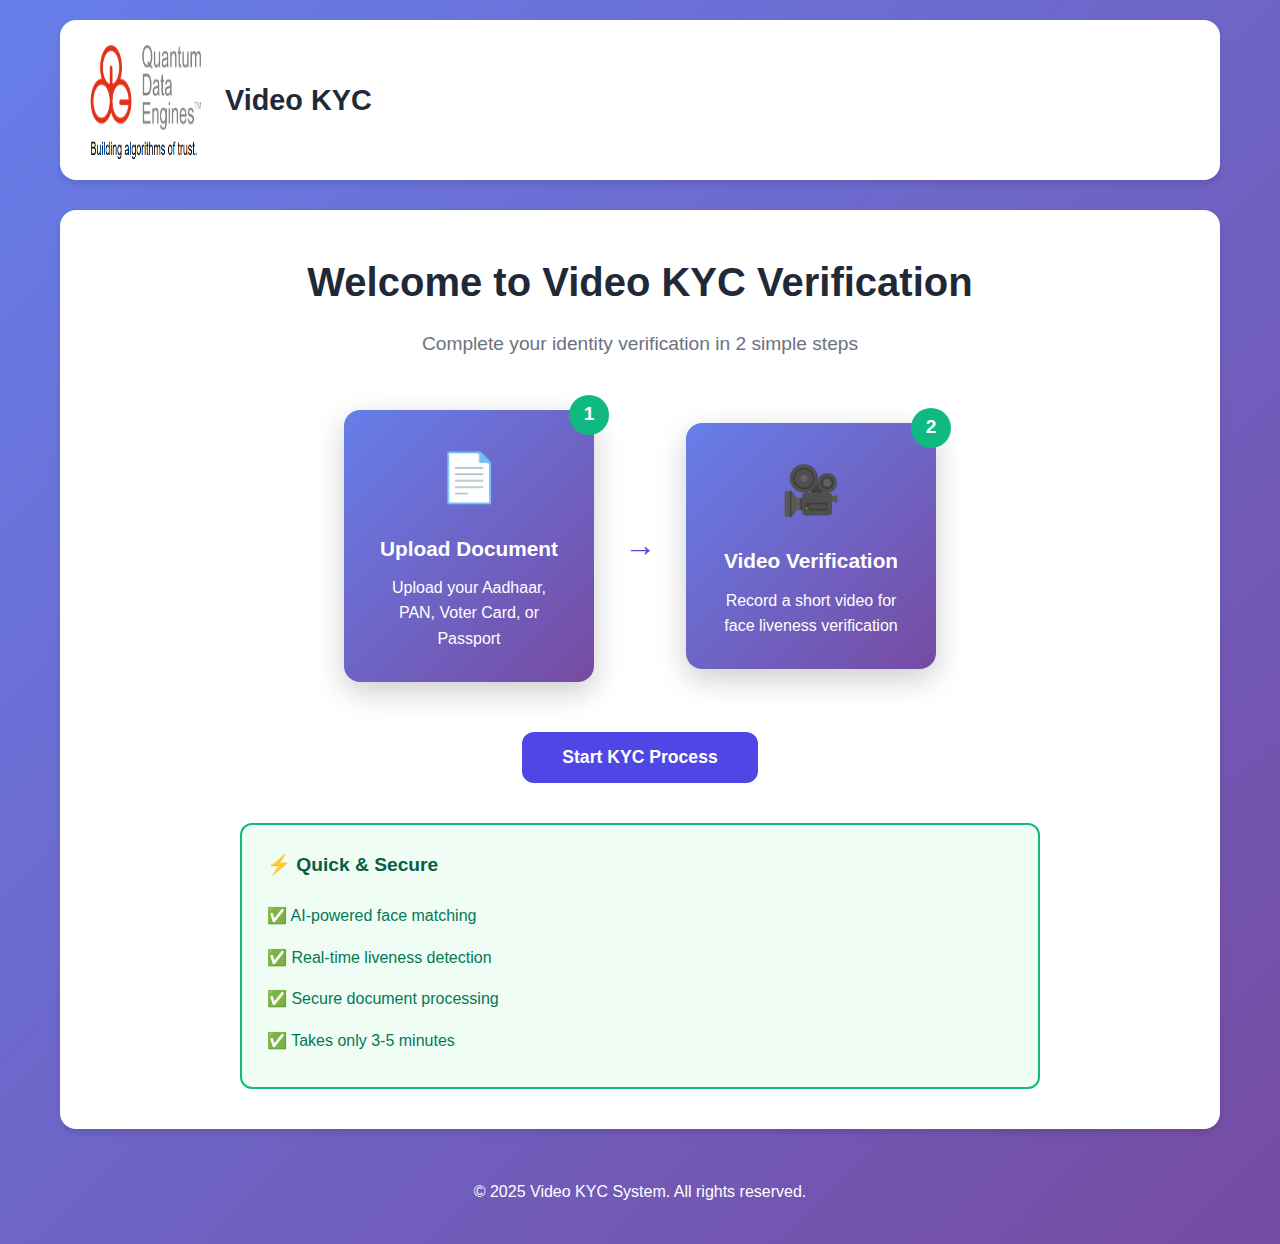
<file: index.html>
<!DOCTYPE html>
<html lang="en">
<head>
    <meta charset="UTF-8">
    <meta name="viewport" content="width=device-width, initial-scale=1.0">
    <title>Video KYC System</title>
    <link rel="stylesheet" href="css/styles.css">
</head>
<body>
    <div class="container">
       <header class="header">
    <div class="logo">
        <img src="qdelogo.png" alt="Quantum Data Engines Logo" width="120" height="120">
       <h1 style="text-align: center;">Video KYC</h1>
    </div>
</header>


        <main class="main-content">
            <div class="hero-section">
                <h2 class="hero-title">Welcome to Video KYC Verification</h2>
                <p class="hero-subtitle">Complete your identity verification in 2 simple steps</p>
                
                <div class="steps-container">
                    <div class="step-card">
                        <div class="step-number">1</div>
                        <div class="step-icon">📄</div>
                        <h3>Upload Document</h3>
                        <p>Upload your Aadhaar, PAN, Voter Card, or Passport</p>
                    </div>
                    
                    <div class="step-arrow">→</div>
                    
                    <div class="step-card">
                        <div class="step-number">2</div>
                        <div class="step-icon">🎥</div>
                        <h3>Video Verification</h3>
                        <p>Record a short video for face liveness verification</p>
                    </div>
                </div>

                <button class="btn-primary" onclick="startKYC()">
                    Start KYC Process
                </button>

                <div class="info-box">
                    <h4>⚡ Quick & Secure</h4>
                    <ul>
                        <li>✅ AI-powered face matching</li>
                        <li>✅ Real-time liveness detection</li>
                        <li>✅ Secure document processing</li>
                        <li>✅ Takes only 3-5 minutes</li>
                    </ul>
                </div>
            </div>
        </main>

        <footer class="footer">
            <p>&copy; 2025 Video KYC System. All rights reserved.</p>
        </footer>
    </div>

    <script>
        function startKYC() {
            window.location.href = 'upload.html';
        }
    </script>
</body>
</html>
</file>
<file: css/styles.css>
/* ===== RESET & BASE STYLES ===== */
* {
    margin: 0;
    padding: 0;
    box-sizing: border-box;
}

body {
    font-family: -apple-system, BlinkMacSystemFont, 'Segoe UI', Roboto, Oxygen, Ubuntu, Cantarell, sans-serif;
    background: linear-gradient(135deg, #667eea 0%, #764ba2 100%);
    min-height: 100vh;
    color: #1f2937;
    line-height: 1.6;
}

.container {
    max-width: 1200px;
    margin: 0 auto;
    padding: 20px;
}

/* ===== HEADER ===== */
.header {
    background: white;
    border-radius: 16px;
    padding: 20px 30px;
    margin-bottom: 30px;
    box-shadow: 0 4px 6px rgba(0, 0, 0, 0.1);
    display: flex;
    justify-content: space-between;
    align-items: center;
    flex-wrap: wrap;
    gap: 20px;
}

.logo {
    display: flex;
    align-items: center;
    gap: 15px;
}

.logo h1 {
    font-size: 1.8rem;
    color: #1f2937;
    font-weight: 700;
}

/* ===== PROGRESS BAR ===== */
.progress-bar {
    display: flex;
    gap: 10px;
    flex-wrap: wrap;
}

.progress-step {
    padding: 10px 20px;
    border-radius: 8px;
    font-weight: 600;
    font-size: 0.9rem;
    background: #e5e7eb;
    color: #6b7280;
    white-space: nowrap;
}

.progress-step.active {
    background: #4f46e5;
    color: white;
}

.progress-step.completed {
    background: #10b981;
    color: white;
}

/* ===== MAIN CONTENT ===== */
.main-content {
    background: white;
    border-radius: 16px;
    padding: 40px;
    box-shadow: 0 4px 6px rgba(0, 0, 0, 0.1);
}

/* ===== HERO SECTION ===== */
.hero-section {
    text-align: center;
    max-width: 800px;
    margin: 0 auto;
}

.hero-title {
    font-size: 2.5rem;
    color: #1f2937;
    margin-bottom: 15px;
    font-weight: 800;
}

.hero-subtitle {
    font-size: 1.2rem;
    color: #6b7280;
    margin-bottom: 50px;
}

/* ===== STEPS CONTAINER ===== */
.steps-container {
    display: flex;
    justify-content: center;
    align-items: center;
    gap: 30px;
    margin-bottom: 50px;
    flex-wrap: wrap;
}

.step-card {
    background: linear-gradient(135deg, #667eea 0%, #764ba2 100%);
    color: white;
    padding: 30px;
    border-radius: 16px;
    width: 250px;
    position: relative;
    box-shadow: 0 10px 30px rgba(0, 0, 0, 0.2);
}

.step-number {
    position: absolute;
    top: -15px;
    right: -15px;
    background: #10b981;
    width: 40px;
    height: 40px;
    border-radius: 50%;
    display: flex;
    align-items: center;
    justify-content: center;
    font-weight: 700;
    font-size: 1.2rem;
}

.step-icon {
    font-size: 3rem;
    margin-bottom: 15px;
}

.step-card h3 {
    font-size: 1.3rem;
    margin-bottom: 10px;
}

.step-arrow {
    font-size: 2rem;
    color: #4f46e5;
    font-weight: 700;
}

/* ===== BUTTONS ===== */
.btn-primary, .btn-secondary, .btn-danger, .btn-warning {
    padding: 15px 40px;
    border: none;
    border-radius: 12px;
    font-size: 1.1rem;
    font-weight: 600;
    cursor: pointer;
    transition: all 0.3s ease;
    display: inline-flex;
    align-items: center;
    gap: 10px;
}

.btn-primary {
    background: #4f46e5;
    color: white;
}

.btn-primary:hover:not(:disabled) {
    background: #4338ca;
    transform: translateY(-2px);
    box-shadow: 0 10px 20px rgba(79, 70, 229, 0.3);
}

.btn-primary:disabled {
    background: #9ca3af;
    cursor: not-allowed;
}

.btn-secondary {
    background: #e5e7eb;
    color: #1f2937;
}

.btn-secondary:hover {
    background: #d1d5db;
}

.btn-danger {
    background: #ef4444;
    color: white;
}

.btn-danger:hover:not(:disabled) {
    background: #dc2626;
}

.btn-warning {
    background: #f59e0b;
    color: white;
}

.btn-warning:hover {
    background: #d97706;
}

.btn-remove {
    background: #ef4444;
    color: white;
    padding: 8px 16px;
    border: none;
    border-radius: 8px;
    cursor: pointer;
    font-weight: 600;
    margin-top: 10px;
}

/* ===== INFO BOX ===== */
.info-box {
    background: #f0fdf4;
    border: 2px solid #10b981;
    border-radius: 12px;
    padding: 25px;
    margin-top: 40px;
    text-align: left;
}

.info-box h4 {
    color: #065f46;
    font-size: 1.2rem;
    margin-bottom: 15px;
}

.info-box ul {
    list-style: none;
    padding-left: 0;
}

.info-box li {
    padding: 8px 0;
    color: #047857;
    font-size: 1rem;
}

/* ===== DOCUMENT SELECTOR ===== */
.upload-section h2 {
    font-size: 2rem;
    margin-bottom: 10px;
    color: #1f2937;
}

.subtitle {
    color: #6b7280;
    margin-bottom: 30px;
    font-size: 1.1rem;
}

.document-selector {
    display: grid;
    grid-template-columns: repeat(auto-fit, minmax(150px, 1fr));
    gap: 15px;
    margin-bottom: 40px;
}

.doc-type-card {
    position: relative;
    cursor: pointer;
}

.doc-type-card input[type="radio"] {
    position: absolute;
    opacity: 0;
}

.doc-content {
    display: flex;
    flex-direction: column;
    align-items: center;
    gap: 10px;
    padding: 20px;
    border: 3px solid #e5e7eb;
    border-radius: 12px;
    transition: all 0.3s ease;
    background: white;
}

.doc-type-card input:checked + .doc-content {
    border-color: #4f46e5;
    background: #eef2ff;
}

.doc-icon {
    font-size: 2.5rem;
}

/* ===== UPLOAD AREA ===== */
.upload-area {
    border: 3px dashed #cbd5e1;
    border-radius: 16px;
    padding: 40px;
    text-align: center;
    cursor: pointer;
    transition: all 0.3s ease;
    background: #f9fafb;
    margin-bottom: 30px;
}

.upload-area:hover {
    border-color: #4f46e5;
    background: #eef2ff;
}

.upload-placeholder h3 {
    margin: 20px 0 10px;
    color: #1f2937;
}

.upload-placeholder p {
    color: #6b7280;
}

.upload-preview {
    max-width: 100%;
}

.upload-preview img {
    max-width: 100%;
    max-height: 400px;
    border-radius: 12px;
    box-shadow: 0 4px 6px rgba(0, 0, 0, 0.1);
}

.upload-info {
    background: #fffbeb;
    border: 2px solid #fbbf24;
    border-radius: 12px;
    padding: 20px;
    margin-bottom: 30px;
}

.upload-info h4 {
    color: #92400e;
    margin-bottom: 10px;
}

.upload-info ul {
    color: #78350f;
    padding-left: 20px;
}

/* ===== VIDEO SECTION ===== */
.video-section h2 {
    font-size: 2rem;
    margin-bottom: 10px;
}

.video-container {
    position: relative;
    width: 100%;
    max-width: 800px;
    margin: 30px auto;
    border-radius: 16px;
    overflow: hidden;
    box-shadow: 0 10px 30px rgba(0, 0, 0, 0.2);
    background: #000;
}

#videoElement {
    width: 100%;
    height: auto;
    display: block;
}

#canvasElement {
    position: absolute;
    top: 0;
    left: 0;
    width: 100%;
    height: 100%;
    pointer-events: none;
}

.face-overlay {
    position: absolute;
    border: 3px solid #10b981;
    border-radius: 50%;
    pointer-events: none;
    transition: all 0.3s ease;
}

.recording-indicator {
    position: absolute;
    top: 20px;
    left: 20px;
    background: rgba(239, 68, 68, 0.9);
    color: white;
    padding: 10px 20px;
    border-radius: 25px;
    font-weight: 600;
    display: flex;
    align-items: center;
    gap: 8px;
}

.rec-dot {
    width: 12px;
    height: 12px;
    background: white;
    border-radius: 50%;
    animation: pulse 1.5s infinite;
}

@keyframes pulse {
    0%, 100% { opacity: 1; }
    50% { opacity: 0.3; }
}

.timer {
    position: absolute;
    top: 20px;
    right: 20px;
    background: rgba(0, 0, 0, 0.7);
    color: white;
    padding: 10px 20px;
    border-radius: 25px;
    font-weight: 600;
    font-size: 1.2rem;
}

/* ===== INSTRUCTIONS ===== */
.instructions {
    background: #eef2ff;
    border: 2px solid #4f46e5;
    border-radius: 12px;
    padding: 20px;
    margin-bottom: 30px;
}

.instructions h3 {
    color: #312e81;
    margin-bottom: 10px;
}

.instructions p {
    color: #4338ca;
    margin: 5px 0;
}

/* ===== LIVENESS CHECKS ===== */
.liveness-checks {
    background: #f0fdf4;
    border: 2px solid #10b981;
    border-radius: 12px;
    padding: 20px;
    margin-bottom: 30px;
}

.liveness-checks h3 {
    color: #065f46;
    margin-bottom: 15px;
}

.check-item {
    padding: 10px;
    margin: 8px 0;
    background: white;
    border-radius: 8px;
    display: flex;
    align-items: center;
    gap: 10px;
}

.check-status {
    font-size: 1.3rem;
}

/* ===== CONTROLS ===== */
.controls {
    display: flex;
    justify-content: center;
    gap: 15px;
    flex-wrap: wrap;
    margin-bottom: 20px;
}

.button-group {
    display: flex;
    justify-content: space-between;
    gap: 15px;
    flex-wrap: wrap;
}

/* ===== STATUS MESSAGES ===== */
.status-message {
    padding: 15px;
    border-radius: 8px;
    margin-top: 20px;
    text-align: center;
    font-weight: 600;
}

.status-message.success {
    background: #d1fae5;
    color: #065f46;
    border: 2px solid #10b981;
}

.status-message.error {
    background: #fee2e2;
    color: #991b1b;
    border: 2px solid #ef4444;
}

.status-message.loading {
    background: #dbeafe;
    color: #1e40af;
    border: 2px solid #3b82f6;
}

/* ===== FOOTER ===== */
.footer {
    text-align: center;
    color: white;
    padding: 20px;
    margin-top: 30px;
}

/* ===== RESPONSIVE DESIGN ===== */
@media (max-width: 768px) {
    .container {
        padding: 15px;
    }

    .main-content {
        padding: 25px;
    }

    .hero-title {
        font-size: 1.8rem;
    }

    .hero-subtitle {
        font-size: 1rem;
    }

    .steps-container {
        flex-direction: column;
    }

    .step-arrow {
        transform: rotate(90deg);
    }

    .step-card {
        width: 100%;
        max-width: 300px;
    }

    .header {
        flex-direction: column;
        text-align: center;
    }

    .progress-bar {
        justify-content: center;
    }

    .button-group {
        flex-direction: column;
    }

    .btn-primary, .btn-secondary, .btn-danger, .btn-warning {
        width: 100%;
        justify-content: center;
    }

    .document-selector {
        grid-template-columns: repeat(2, 1fr);
    }

    .controls {
        flex-direction: column;
    }
}

@media (max-width: 480px) {
    .logo h1 {
        font-size: 1.3rem;
    }

    .hero-title {
        font-size: 1.5rem;
    }

    .document-selector {
        grid-template-columns: 1fr;
    }

    .progress-step {
        font-size: 0.8rem;
        padding: 8px 12px;
    }
}
</file>
